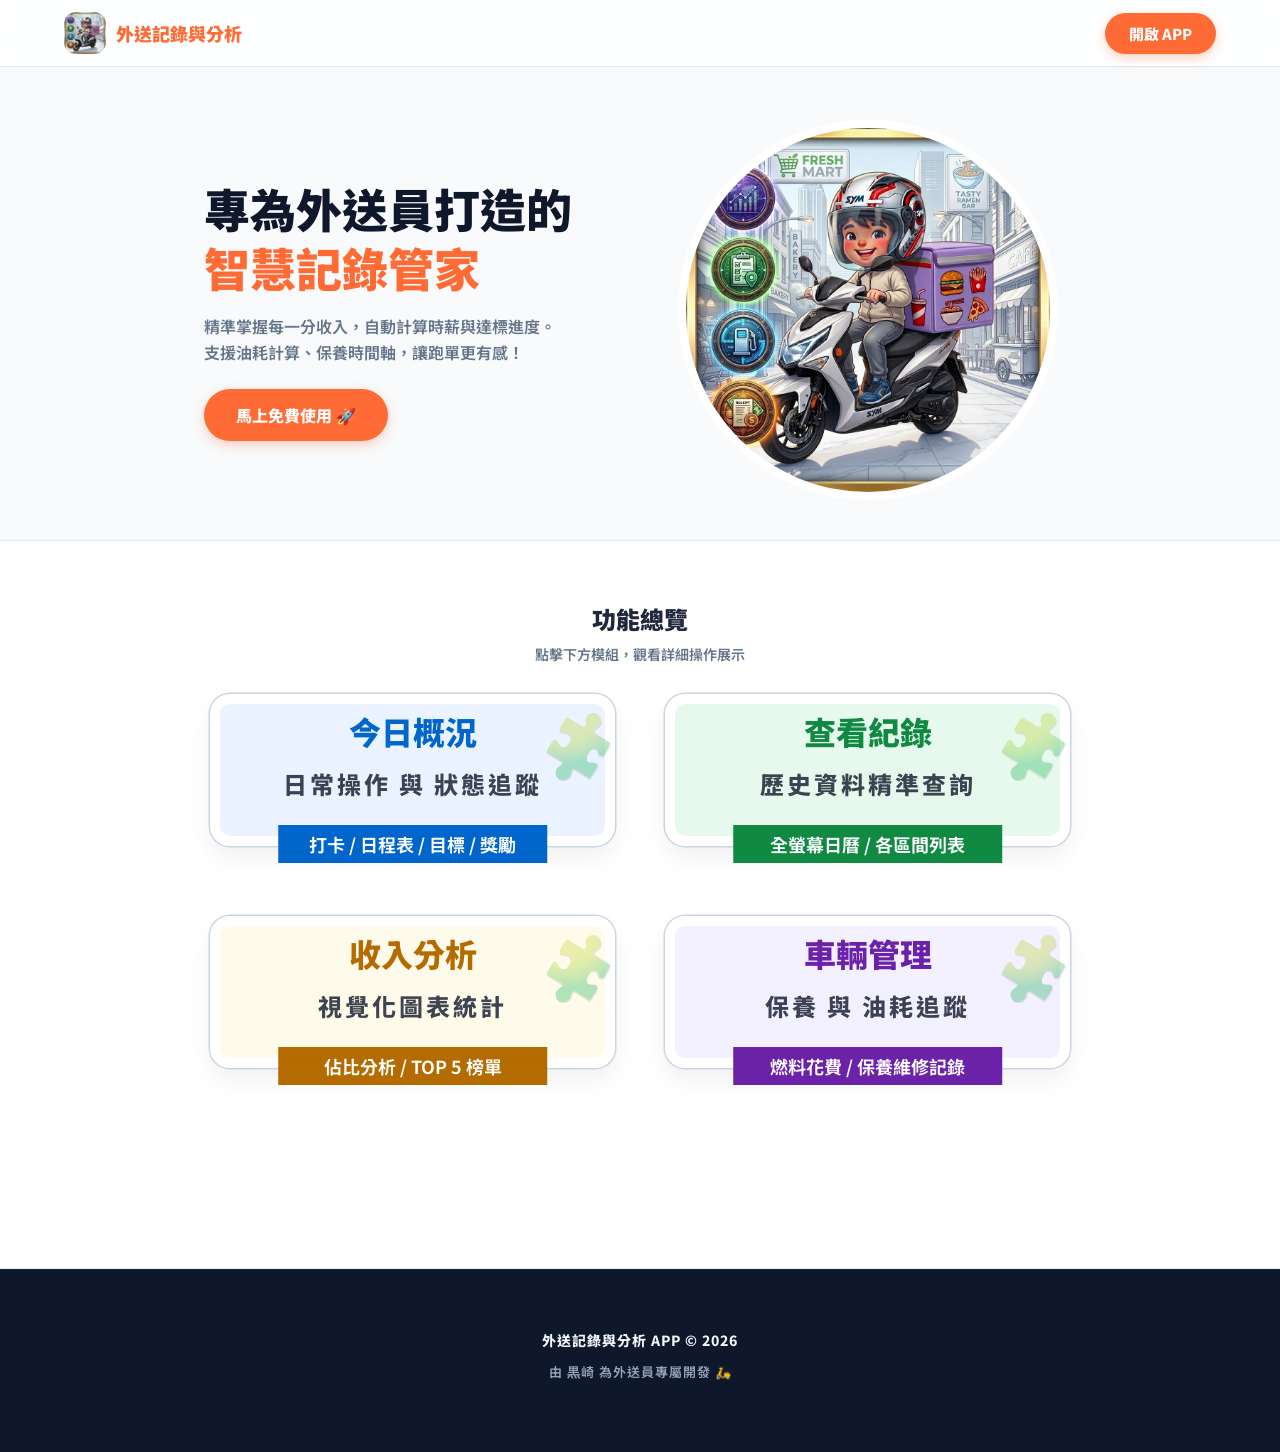
<file: intro.html>
<!DOCTYPE html>
<html lang="zh-TW">
<head>
  <meta charset="UTF-8">
  <meta name="viewport" content="width=device-width, initial-scale=1.0, maximum-scale=1.0, user-scalable=no">
  <title>外送記錄與分析 APP - 功能導覽</title>
  <link rel="icon" href="icon-192.png">
  <link href="https://fonts.googleapis.com/css2?family=Noto+Sans+TC:wght@400;700;900&display=swap" rel="stylesheet">
  
  <style>
    :root {
      --bg: #f8fafc;
      --text-main: #0f172a;
      --text-muted: #64748b;
      --primary: #FF6B35;
      
      /* 對應積木圖片的四種主題色 */
      --c-blue-bg: #eaf3ff; --c-blue-border: #b8dbff; --c-blue-text: #0066cc;
      --c-green-bg: #e6f9ec; --c-green-border: #a3e6bc; --c-green-text: #108a43;
      --c-yellow-bg: #fffbeb; --c-yellow-border: #fde08b; --c-yellow-text: #b46b00;
      --c-purple-bg: #f3f0ff; --c-purple-border: #dcb8ff; --c-purple-text: #6b21a8;
    }

    * { box-sizing: border-box; margin: 0; padding: 0; -webkit-tap-highlight-color: transparent; }
    body { font-family: 'Noto Sans TC', sans-serif; background-color: var(--bg); color: var(--text-main); overflow-x: hidden; }

    /* --- 頂部導覽 --- */
    header { background: rgba(255,255,255,0.85); backdrop-filter: blur(12px); -webkit-backdrop-filter: blur(12px); padding: 12px 5%; display: flex; justify-content: space-between; align-items: center; border-bottom: 1px solid #e2e8f0; position: fixed; top: 0; width: 100%; z-index: 100; box-shadow: 0 2px 10px rgba(0,0,0,0.02); }
    .logo { font-size: 18px; font-weight: 900; color: var(--primary); display: flex; align-items: center; gap: 10px; }
    .logo img { width: 42px; height: 42px; border-radius: 12px; }
    .btn-open { background: var(--primary); color: #fff; text-decoration: none; padding: 10px 24px; border-radius: 99px; font-weight: 800; font-size: 15px; transition: 0.2s; box-shadow: 0 4px 12px rgba(255, 107, 53, 0.3); }
    .btn-open:active { transform: scale(0.95); }

    /* --- 首頁 Hero 區塊 (包含跳動大圓圖) --- */
    .hero {
      display: flex;
      align-items: center;
      justify-content: center;
      padding: 120px 5% 40px;
      max-width: 1000px;
      margin: 0 auto;
      gap: 40px;
      flex-wrap: wrap;
    }
    
    .hero-text { flex: 1; min-width: 300px; text-align: left; }
    .hero-text h1 { font-size: clamp(32px, 5vw, 46px); font-weight: 900; line-height: 1.3; margin-bottom: 16px; color: var(--text-main); }
    .hero-text p { font-size: 16px; color: var(--text-muted); margin-bottom: 24px; font-weight: 600; line-height: 1.6; }
    
    .hero-image {
      flex: 1;
      display: flex;
      justify-content: center;
      min-width: 300px;
    }
    .hero-image img {
      width: 100%;
      max-width: 380px;
      border-radius: 50%;
      animation: float 4s ease-in-out infinite;
      border: 8px solid #ffffff;
    }

    @keyframes float {
      0%, 100% { transform: translateY(0px); }
      50% { transform: translateY(-20px); }
    }

    /* --- 四大區塊積木按鈕 --- */
    .section-header { text-align: center; margin-bottom: 30px; padding: 0 20px; }
    .section-header h2 { font-size: 24px; font-weight: 900; color: #1e293b; margin-bottom: 8px; }
    .section-header p { font-size: 14px; color: #64748b; font-weight: 600; }

    /* --- 功能總覽專屬外層區塊 --- */
    .overview-section {
      background-color: #ffffff; /* 👈 您可以在這裡更改總覽區塊的背景色 (目前為純白) */
      padding: 60px 0 200px 0; /* 增加上下內距，讓區塊更有獨立的空間感 */
      border-top: 1px solid #e2e8f0; 
      border-bottom: 1px solid #e2e8f0; 
      width: 100%;
    }

    /* 👇 終極強制 2x2 網格排版 */
    .grid-blocks { 
      display: grid; 
      grid-template-columns: repeat(2, minmax(0, 1fr));
      gap: 70px 50px; /* 👈 修改這裡，把原本的 20px 改成 40px 20px (上下40，左右20) */
      max-width: 900px; 
      margin: 0 auto; 
      padding: 0 20px; 
      width: 100%;
    }
    
    /* 確保卡片本身允許內部內容縮小 */
    .block-card { 
      min-width: 0; 
      border-radius: 20px; 
      /* 👇 8px 的超厚白框 */
      border: 10px solid #ffffff; 
      /* 👇 關鍵魔法：利用 box-shadow 畫出外層的極細灰線，讓白框在白底上完美現形！ */
      box-shadow: 0 0 0 1.5px #cbd5e1, 0 12px 24px rgba(0,0,0,0.06); 
      padding: 4px 16px 20px 16px; 
      cursor: pointer; 
      transition: all 0.25s cubic-bezier(0.4, 0, 0.2, 1); 
      display: flex; 
      flex-direction: column; 
      align-items: center;
      justify-content: center; 
      position: relative; max-height: 200px;
    }
    .block-card:active { transform: scale(0.96); }
    .block-card.active { box-shadow: 0 0 0 2px #94a3b8, 0 12px 30px rgba(0, 0, 0, 0.15); transform: translateY(-5px); }
    /* 點綴小積木圖示 */
    .block-card::before { content: '🧩'; position: absolute; right: -10px; bottom: 50px; font-size: 60px; opacity: 0.3; transform: rotate(-15deg); pointer-events: none; }
    
    .b-title { font-size: 32px; font-weight: 850; margin-bottom: 12px; text-align: center; position: relative; z-index: 1; width: 100%; }
    .b-desc { font-size: 24px; font-weight: 800; text-align: center; opacity: 0.8; margin-bottom: 15px; position: relative; z-index: 1; width: 100%; letter-spacing: 3px; }
    /* 標籤樣式：無圓角、深底白字、懸浮在底部白框上 */
    .b-tag { 
      padding: 6px 0; 
      text-align: center; 
      border-radius: 0; /* 取消圓角 */
      font-size: 18px; 
      font-weight: 650; 
      width: 70%; 
      position: absolute; 
      bottom: -8px; /* 👈 剛好對齊 8px 的厚白框 */
      left: 50%;
      transform: translate(-50%, 50%); 
      z-index: 10; 
      color: #ffffff !important; 
    }

    /* 積木顏色配置 */
    .c-blue { background: var(--c-blue-bg); border-color: #ffffff; }
    .c-blue .b-title { color: var(--c-blue-text); }
    .c-blue .b-tag { background-color: var(--c-blue-text); /* 👈 使用深色作為背景 */ }

    .c-green { background: var(--c-green-bg); border-color: #ffffff; }
    .c-green .b-title { color: var(--c-green-text); }
    .c-green .b-tag { background-color: var(--c-green-text); }

    .c-yellow { background: var(--c-yellow-bg); border-color: #ffffff; }
    .c-yellow .b-title { color: var(--c-yellow-text); }
    .c-yellow .b-tag { background-color: var(--c-yellow-text); }

    .c-purple { background: var(--c-purple-bg); border-color: #ffffff; }
    .c-purple .b-title { color: var(--c-purple-text); }
    .c-purple .b-tag { background-color: var(--c-purple-text); }

    .display-container { 
      max-width: 590px; 
      margin: 0 auto; 
      /* 👇 轉換為 Flex 彈性排版，並配合外層高度 */
      display: flex;
      flex-direction: column;
    }
    
    .da-header { margin-bottom: 0; }
    .da-main-title { font-size: 24px; font-weight: 900; margin-bottom: 12px; display: flex; align-items: center; justify-content: center; gap: 8px; }
    .da-sub-title { font-size: 15px; color: #334155; font-weight: 800; background: #f1f5f9; display: inline-block; padding: 6px 20px; border-radius: 99px; border: 1.5px solid #e2e8f0; }

    /* 動態展示區標題容器 */
    .da-header-wrapper {
      position: relative; /* 讓按鈕可以相對於這個區塊定位 */
      margin-bottom: 8px;
    }
    
    
    


    /* --- 動畫過場 --- */
    .anim-wrap { transition: all 0.4s cubic-bezier(0.4, 0, 0.2, 1); }
    .slide-out-left { transform: translateX(-40px); opacity: 0; }
    .slide-in-right { transform: translateX(40px); opacity: 0; }
    .show-normal { transform: translateX(0); opacity: 1; }

    /* 左右/點擊提示 (放置於滑動條上方) */
    .swipe-hint { 
      font-size: 14px; color: #94a3b8; font-weight: 700; 
      background: #ffffff; padding: 8px 10px; border-radius: 99px; 
      max-width: max-content; margin: 0 auto; 
      display: flex; align-items: center; justify-content: center;
      position: relative; z-index: 10;
      box-shadow: 0 4px 12px rgba(0,0,0,0.06); border: 1.5px solid #e2e8f0;
    }
    .hint-mobile { display: none; }
    .hint-desktop { display: inline; color: #3b82f6; letter-spacing: 1px; }
    
    /* 針對電腦版：將提示文字往上拉，蓋在原生滑動條的上方 */
    @media (min-width: 769px) {
      .swipe-hint {
        margin-top: -50px; /* 向上拉進卡片底部的空白區 */
        margin-bottom: 30px;
      }
    }

    /* 頁尾 */
    footer{padding:60px 20px 40px 20px;text-align:center;/* 深邃藍黑背景 */
      background:#0f172a;/* 乾淨明亮的文字顏色 */
      color:#94a3b8;font-size:13px;font-weight:600;letter-spacing:1px;/* 頂部加入一條微光線條 */
      border-top:1px solid #1e293b;}
    footer div:first-child{color:#f1f5f9;/* 標題稍微亮一點 */
      font-weight:800;font-size:14px;margin-bottom:12px !important;}


    /* RWD */
    @media (max-width: 768px) {
      .hero { flex-direction: column-reverse; text-align: center; padding-top: 100px; gap: 20px; }
      .hero-text { text-align: center; }
      .hero-image img { max-width: 280px; }
      
      /* 手機版提示文字切換與間距微調 */
      .hint-desktop { display: none; }
      .hint-mobile { display: inline; color: #d946ef; letter-spacing: 0.5px; }
      .swipe-hint { margin-top: -39px; margin-bottom: 26px; }

      /* 👇 在手機上，強迫使用 2x2，並大幅縮小字體與內距，避免破版 */
      .grid-blocks { 
        grid-template-columns: repeat(2, minmax(0, 1fr)) !important; 
        gap: 60px 10px; 
        padding: 30px 12px 60px 12px; 
      }
      /* 手機版的邊框稍微變細 5px，同樣加上輪廓線 */
      .block-card { 
        padding: 2px 8px 16px 8px; 
        border: 8px solid #ffffff; 
        box-shadow: 0 0 0 1px #cbd5e1, 0 8px 16px rgba(0,0,0,0.05); 
      }
      .b-title { font-size: 22px; margin-bottom: 6px; white-space: nowrap; overflow: hidden; text-overflow: ellipsis; }
      .b-desc { font-size: 16px; margin-bottom: 15px; white-space: nowrap; overflow: hidden; text-overflow: ellipsis; letter-spacing: 1.5px; }
      /* 手機版懸浮標籤調整 */
      .b-tag { font-size: 13px; padding: 6px 0; width: 85%; border-radius: 0; bottom: -5px; }

      /* 手機版：標題兩側增加留白，避免文字蓋住右側按鈕 */
      .da-main-title { padding: 0 80px; font-size: 20px; }
      /* 手機版：返回按鈕調整位置與大小 */

    }

    /* --- 區塊 A：動態展示區 (橫向滑動版) --- */
    #display-area { 
      display: none; 
      padding: 60px 0; /* 移除左右 padding，讓軌道可以頂到螢幕邊緣 */
      background: var(--bg); 
      margin-top: 20px; 
    }

    /* 頂部標題與返回按鈕 */
    
    

    /* 👇 橫向滑動軌道核心設定 */
    .scroll-track {
      display: flex;
      overflow-x: auto; /* 開啟原生橫向捲軸 */
      gap: 24px;
      padding: 10px 5% 40px 5%; /* 底部留 40px 給滑動條空間 */
      scroll-snap-type: x mandatory; /* 讓滑動時有吸附卡片的效果 */
      scroll-behavior: smooth;
      -webkit-overflow-scrolling: touch;
    }
    /* 👇 自訂底部滑動條 (Scrollbar) 樣式 - 電腦版維持原設計 */
    .scroll-track::-webkit-scrollbar { height: 12px; }
    .scroll-track::-webkit-scrollbar-track { background: #e2e8f0; border-radius: 100px; margin: 0 5%; }
    .scroll-track::-webkit-scrollbar-thumb { background: #94a3b8; border-radius: 100px; border: 3px solid #e2e8f0; }
    .scroll-track::-webkit-scrollbar-thumb:hover { background: #64748b; }

    /* 電腦版隱藏實體滑動條 */
    .mobile-custom-scrollbar { display: none; }

    /* 👇 手機版專屬：徹底隱藏系統原生條，改用我們自己刻的實體滑塊 */
    @media (max-width: 768px) {
      /* 強制隱藏手機系統原生滑動條 */
      .scroll-track::-webkit-scrollbar { display: none; }
      .scroll-track { -ms-overflow-style: none; scrollbar-width: none; }

      /* 顯示我們自製的實體軌道 */
      .mobile-custom-scrollbar {
        display: block;
        height: 10px;
        background: #e2e8f0;
        border-radius: 10px;
        margin: -24px 5% 16px 5%; /* 放在卡片與提示文字中間 */
        box-shadow: inset 0 2px 4px rgba(0,0,0,0.1);
        position: relative;
        overflow: hidden;
      }
      /* 實體滑塊本體：亮紫紅漸層 */
      .mobile-custom-thumb {
        position: absolute;
        top: 0; left: 0; bottom: 0;
        background: linear-gradient(90deg, #d946ef 0%, #8b5cf6 100%);
        border-radius: 10px;
        transition: left 0.1s linear; /* 讓跟隨效果稍微平滑 */
      }
    }


    /* 單張卡片容器 */
    .scroll-card {
      flex: 0 0 97%; /* 手機上一張卡片佔 85% 寬度，暗示右邊還有 */
      max-width: 390px; /* 電腦版最大寬度 */
      scroll-snap-align: center; /* 滑動停止時置中對齊 */
      display: flex;
      flex-direction: column;
    }

    /* 若只有一張圖隱藏提示 */
    .device-frame.hide-hint::after { display: none; }

    

    

    /* 改回不裁切、不扭曲的自然圖片容器，並保留 3D 透視效果 */
    .img-container { 
      border-radius: 20px; overflow: hidden; background: transparent; 
      display: flex; align-items: center; justify-content: center; 
      perspective: 1500px; 
      position: relative;
    }
    .img-container img { 
      width: auto; height: auto; /* 維持圖片原始長寬比，不變形 */
      display: block; 
      backface-visibility: hidden; 
      position: relative; 
      max-height: 500px;
    }


    /* 👇 書本翻頁動畫：向左掀開 (Next) */
    @keyframes turnPageLeftOut {
      0%   { transform: rotateY(0deg) skewY(0deg); filter: brightness(1); }
      100% { transform: rotateY(-90deg) skewY(-3deg); filter: brightness(0.2); }
    }

    /* 👇 書本翻頁動畫：向右掀開 (Prev) */
    @keyframes turnPageRightOut {
      0%   { transform: rotateY(0deg) skewY(0deg); filter: brightness(1); }
      100% { transform: rotateY(90deg) skewY(3deg); filter: brightness(0.2); }
    }

    /* 👇 到底了！「撞牆彈跳閃爍」提示特效 (向左扯) */
    .bounce-end-left {
      animation: bounceEndLeft 0.4s cubic-bezier(0.25, 0.8, 0.25, 1);
      transform-origin: left center;
    }
    @keyframes bounceEndLeft {
      0%   { transform: rotateY(0deg); filter: brightness(1); }
      25%  { transform: rotateY(-18deg); filter: brightness(1.2); } 
      50%  { transform: rotateY(6deg); filter: brightness(1.1); }   
      75%  { transform: rotateY(-6deg); filter: brightness(1.05); }
      100% { transform: rotateY(0deg); filter: brightness(1); }
    }

    /* 👇 到底了！「撞牆彈跳閃爍」提示特效 (向右扯) */
    .bounce-end-right {
      animation: bounceEndRight 0.4s cubic-bezier(0.25, 0.8, 0.25, 1);
      transform-origin: right center;
    }
    @keyframes bounceEndRight {
      0%   { transform: rotateY(0deg); filter: brightness(1); }
      25%  { transform: rotateY(18deg); filter: brightness(1.2); } 
      50%  { transform: rotateY(-6deg); filter: brightness(1.1); }   
      75%  { transform: rotateY(6deg); filter: brightness(1.05); }
      100% { transform: rotateY(0deg); filter: brightness(1); }
    }




    /* =========================================
       新版交替風格 (單數：P / 雙數：Q) - 寬標題外框
       ========================================= */
       
    .card-title-wrapper {
      width: 100%; /* 需求2: 比下方圖片框寬 */
      margin: 0 auto 0 auto; /* 下方間距設為0，緊貼下方框 */
      border-radius: 20px 20px 0 0; /* 只保留上方圓角 */
      overflow: hidden;
      display: flex; 
      flex-direction: column;
      position: relative;
      z-index: 2; /* 確保蓋在下方框的上面 */
    }

    /* 方案 P - 淡藍背景，藍字 */
    .card-title-wrapper.style-p {
      background: #ffffff; 
      border: 4px solid #bfdbfe; 
      border-bottom: 4px solid var(--theme-color); /* 底部接合線 */
    }
    .card-title-wrapper.style-p .card-title {
      font-size: 18px; font-weight: 900; letter-spacing: 2px; padding: 8px 12px; 
      background: #eff6ff; color: var(--theme-color); 
      text-align: center;
    }

    /* 方案 Q - 工業撞色拼接風 */
    .card-title-wrapper.style-q {
      background: var(--theme-color); 
      border: 4px solid #1e293b; 
      border-bottom: 4px solid #1e293b; /* 底部接合線 */
    }
    .card-title-wrapper.style-q .card-title {
      font-size: 18px; font-weight: 900; letter-spacing: 2px; padding: 8px 12px; 
      background: var(--theme-color); color: #ffffff;
      text-align: center;
    }

    /* =========================================
       新版下方圖片外框 (較窄，與上方間隙為 0)
       ========================================= */
       
    .device-frame { 
      background: #ffffff; 
      width: 95%; /* 需求2: 比上方標題框窄 */
      margin: 0 auto; /* 置中對齊 */
      /* 頂部 padding 留給附標題，取消圓角以平貼上方 */
      padding: 0 14px 14px 14px; 
      border-radius: 0 0 36px 36px; 
      box-shadow: 0 24px 48px rgba(0,0,0,0.08), inset 0 0 0 4px #09b794; 
      border: 8px solid #ffffff; 
      border-top-width: 0; /* 需求2: 確保上下間隔完全為 0 */
      cursor: pointer;
      position: relative; 
      transition: all 0.3s;
      z-index: 1;
    }
    .device-frame:active { transform: scale(0.98); }

    /* 方案 4：優雅緞帶風 */
    .device-frame .card-subtitle {
      font-size: 16px; font-weight: 800; color: #0f172a;
      padding: 8px 4px; 
      /* 負 margin 讓它左右貼齊外框 */
      margin: 4px -14px 2px -14px;
      text-align: left; display: flex; align-items: flex-start; line-height: 1.5; letter-spacing: 1px;
      background: #1e293b; color: #ffffff;
      border-top: 4px solid #cbd5e1;
      border-bottom: 4px solid #cbd5e1;
      box-shadow: 0 4px 6px rgba(0,0,0,0.02);
    }
    /* 👇 新增這段：保護數字標籤 (numPart) 絕對不變形、不換行 */
    .device-frame .card-subtitle span:first-child {
      flex-shrink: 0;         /* 絕對不允許被壓縮 */
      white-space: nowrap;    /* 強制文字不換行 */
      margin-top: 2px;        /* 微調與右側文字的垂直對齊 */
    }

    /* 圖片與右側提示的橫向排列容器 */
    .device-body {
      display: flex;
      flex-direction: row;
      align-items: center;
      /* 需求3: 靠右對齊。當空間不足時，會自動向左邊擠壓(縮小左側空間) */
      justify-content: flex-end; 
      width: 100%;
      position: relative;
    }

    /* 改回不裁切、不扭曲的自然圖片容器 */
    .img-container { 
      border-radius: 20px; overflow: hidden; background: transparent; 
      display: flex; align-items: center; justify-content: center; 
      perspective: 1500px; 
      position: relative;
      flex: 0 1 auto; /* 允許被擠壓，但會盡量維持大小 */
      margin-right: 42px; /* 與右側標籤的間距 */
    }
    .img-container img { 
      width: auto; height: auto; /* 維持圖片原始長寬比，不變形 */
      display: block; 
      backface-visibility: hidden; 
      position: relative; 
      max-height: 450px; /* 避免圖片過長 */
    }

    /* 需求3: 卡片右上角的動態提示標籤，改為右側直寫 */
    .vertical-hint {
      flex: 0 0 auto; /* 鎖死寬度，保證標籤不會被縮小變形 */
      writing-mode: vertical-rl; /* 直寫由上而下 */
      text-orientation: upright; /* 文字保持正立 (中文與符號) */
      background: linear-gradient(135deg, #f97316 0%, #ea580c 100%); 
      color: #fff; font-size: 18px; font-weight: 700; letter-spacing: 2px;
      padding: 16px 8px; border-radius: 12px; 
      pointer-events: none; transition: 0.3s; z-index: 10;
      text-align: center;
      top: 16px; right: -10px; position: absolute;

      /* 改為左右輕微浮動動畫 */
      animation: floatHintVertical 1s ease-in-out infinite;
    }
    @keyframes floatHintVertical {
      0%, 100% { transform: translateX(0); }
      50% { transform: translateX(-8px); }
    }

    /* --- 左右切換懸浮按鈕調整 --- */
    .nav-arrow {
      position: absolute;
      top: 50%;
      transform: translateY(-50%);
      width: 48px; height: 48px;
      background: rgba(255, 255, 255, 0.95); color: #334155;
      border-radius: 50%; display: flex; align-items: center; justify-content: center;
      font-size: 22px; font-weight: 900; box-shadow: 0 4px 12px rgba(0,0,0,0.15);
      cursor: pointer; z-index: 20; transition: all 0.2s;
      border: 3px solid #bcc1c7;
    }
    .nav-arrow:active { transform: translateY(-50%) scale(0.85); background: #f1f5f9; }
    /* 因為放入了 flex 容器，微調按鈕超出外框的距離 */
    .nav-arrow.prev { left: -16px; }
    .nav-arrow.next { right: -24px; }
    
    .vertical-disclaimer {
      flex: 0 0 auto;
      writing-mode: vertical-rl;
      text-orientation: upright;
      background: #fef2f2;
      color: #dc2626;
      font-size: 13px; 
      font-weight: 900; 
      letter-spacing: 2px;
      padding: 9px 4px; 
      border-radius: 8px; 
      border: 1.5px solid #fca5a5;
      pointer-events: none; 
      z-index: 10;
      text-align: center;
      top: 6px; 
      left: -10px;
      position: absolute;
      margin-left: 2px;
      display: flex;
      align-items: center;
      gap: 2px; /* 可微調間距 */
    }
    /* 新增：讓 AI 保持橫向 */
    .ai-horizontal {
      writing-mode: horizontal-tb;     /* 強制水平 */
      text-orientation: mixed;
      transform: rotate(0deg);       /* 因為整體是 vertical-rl，需要旋轉讓它正確顯示 */
      display: inline-block;
      font-size: 13px;                 /* 可依需要調整大小 */
      letter-spacing: 0.5px;               /* AI 通常不需要加大間距 */
    }



    /* 👇 軌道最右側的「巨大回總覽按鈕」卡片 */
    .end-card {
      display: flex; align-items: center; justify-content: center;
      flex: 0 0 85%; max-width: 360px; scroll-snap-align: center;
    }
    .btn-giant-back {
      background: #ffffff; border: 4px dashed #cbd5e1; color: #475569; width: 100%; height: 80%; min-height: 400px; border-radius: 36px; display: flex; flex-direction: column; align-items: center; justify-content: center; font-size: 24px; font-weight: 900; gap: 16px; cursor: pointer; transition: 0.3s;
    }
    .btn-giant-back:hover { background: #f1f5f9; border-color: #94a3b8; color: #0f172a; transform: scale(0.96); border-style: solid; }

    /* 👇 2. 圖片外框左右的懸浮切換按鈕 */
    .nav-arrow {
      position: absolute;
      top: 50%;
      transform: translateY(-50%);
      width: 52px;
      height: 52px;
      background: rgba(255, 255, 255, 0.95);
      color: #334155;
      border-radius: 50%;
      display: flex;
      align-items: center;
      justify-content: center;
      font-size: 26px;
      font-weight: 900;
      box-shadow: 0 4px 12px rgba(0,0,0,0.15);
      cursor: pointer;
      z-index: 20;
      transition: all 0.2s cubic-bezier(0.4, 0, 0.2, 1);
      border: 3px solid #bcc1c7;
    }
    .nav-arrow:active { transform: translateY(-50%) scale(0.85); background: #f1f5f9; }
    /* 讓按鈕凸出一半在框外，看起來更有立體感 */
    .nav-arrow.prev { left: -20px; }
    .nav-arrow.next { right: -20px; }


    


    .da-top-bar {
      display: inline-flex; align-items: center; gap: 12px;
      background: #ffffff; padding: 2px 6px 2px 20px;
      border-radius: 99px; box-shadow: 0 4px 20px rgba(0,0,0,0.06);
      margin: 0 auto -5px 15px; /* 置中 */
      border: 1px solid #e2e8f0;
    }
    .da-category-title {
      font-size: 18px; font-weight: 900; color: #0f172a; 
      display: flex; align-items: center; gap: 8px;
    }
    /* 中間的分隔線 */
    .da-category-title::after {
      content: ''; display: inline-block; width: 4px; height: 33px; background: #e2e8f0; margin-left: 12px;
    }
    .btn-back-overview {
      background: #5fffea; color: #000000; padding: 6px 14px; border-radius: 8px 20px 8px 20px; font-size: 16px; font-weight: 700; border: none; cursor: pointer; transition: 2.0s; box-shadow: 0 4px 0 #0f172a; transform: translateY(4px); margin: 0 8px 12px 0;
    }
    .btn-back-overview:hover { background: #3665ff; color: #ffffff; }
    .btn-back-overview:active { box-shadow: 0 0 0 #0f172a; transform: translateY(18px); transition: 0.1s; }
  </style>
</head>
<body>

  <!-- 導覽列 -->
  <header>
    <div class="logo">
      <!-- 替換成您的 Icon 路徑 -->
      <img src="icon-192.png" alt="Logo" onerror="this.src='data:image/svg+xml;utf8,<svg xmlns=\'http://www.w3.org/2000/svg\' width=\'36\' height=\'36\'><rect width=\'36\' height=\'36\' fill=\'%23e2e8f0\'/></svg>'">
      外送記錄與分析
    </div>
    <a href="index.html" class="btn-open">開啟 APP</a>
  </header>

  <!-- 首頁主視覺 (跳動大圓圖) -->
  <section class="hero">
    <div class="hero-text">
      <h1>專為外送員打造的<br><span style="color: var(--primary);">智慧記錄管家</span></h1>
      <p>精準掌握每一分收入，自動計算時薪與達標進度。<br>支援油耗計算、保養時間軸，讓跑單更有感！</p>
      <a href="index.html" class="btn-open" style="display:inline-block; font-size: 16px; padding: 14px 32px;">馬上免費使用 🚀</a>
    </div>
    <div class="hero-image">
      <!-- 替換成您的吉祥物圖片 -->
      <img src="icon-512.png" alt="外送員" onerror="this.src='data:image/svg+xml;utf8,<svg xmlns=\'http://www.w3.org/2000/svg\' viewBox=\'0 0 100 100\'><circle cx=\'50\' cy=\'50\' r=\'50\' fill=\'%23cbd5e1\'/></svg>'">
    </div>
  </section>

  <section class="overview-section">
    <div class="section-header">
      <h2>功能總覽</h2>
      <p>點擊下方模組，觀看詳細操作展示</p>
    </div>

    <!-- 四大模組按鈕 (積木風格) -->
    <div class="grid-blocks">
      <div class="block-card c-blue" onclick="loadMainCategory('home')">
        <div>
          <div class="b-title">今日概況</div>
          <div class="b-desc">日常操作 與 狀態追蹤</div>
        </div>
        <div class="b-tag">打卡 / 日程表 / 目標 / 獎勵</div>
      </div>
      
      <div class="block-card c-green" onclick="loadMainCategory('history')">
        <div>
          <div class="b-title">查看紀錄</div>
          <div class="b-desc">歷史資料精準查詢</div>
        </div>
        <div class="b-tag">全螢幕日曆 / 各區間列表</div>
      </div>

      <div class="block-card c-yellow" onclick="loadMainCategory('analysis')">
        <div>
          <div class="b-title">收入分析</div>
          <div class="b-desc">視覺化圖表統計</div>
        </div>
        <div class="b-tag">佔比分析 / TOP 5 榜單</div>
      </div>

      <div class="block-card c-purple" onclick="loadMainCategory('vehicle')">
        <div>
          <div class="b-title">車輛管理</div>
          <div class="b-desc">保養 與 油耗追蹤</div>
        </div>
        <div class="b-tag">燃料花費 / 保養維修記錄</div>
      </div>
    </div>
  </section>

  <!-- 區塊 A：動態展示區 (橫向滑動版) -->
  <div id="display-area">
    
    <!-- 頂部控制列 (固定在左上角與右上角) -->
    <div class="da-top-bar">
      <div class="da-category-title" id="da-category-title">功能展示</div>
      <button onclick="backToBlocks()" class="btn-back-overview">
        <span style="font-size: 16px; font-weight: 900;">↑</span> 功能總覽
      </button>
    </div>

    <!-- 橫向滑動軌道 (所有圖片會並排在這裡) -->
    <div class="scroll-track" id="scroll-track">
      <!-- 這裡的卡片會由 JavaScript 動態生成塞入 -->
    </div>

    <!-- 👇 提示文字 (移到滑動條上方，並加入電腦/手機專屬文字) -->
    <div class="swipe-hint">
      <span class="hint-desktop">⟵ 點擊上方『圖片 或 按鈕』 ⟶</span>
      <span class="hint-mobile">⟵ 點擊上方『圖片 或 按鈕』；或左右滑動（快速瀏覽） ⟶</span>
    </div>

    <!-- 手機版專屬的實體滑動進度條 -->
    <div class="mobile-custom-scrollbar">
      <div class="mobile-custom-thumb" id="mobile-thumb"></div>
    </div>

  </div>

  <footer>
    <div style="margin-bottom: 8px;">外送記錄與分析 APP © 2026</div>
    <div style="margin-bottom: 30px;">由 黒崎 為外送員專屬開發 🛵</div>
  </footer>

  <script>
    // --- 定義展示資料結構 ---
    const appData = {
      'home': { name: '今日概況', color: 'var(--c-blue-text)', sections: [ { title: '1.打卡系統', steps: [ { desc: '1-1. 同時多開平台，計算「總工時」。', img: 'intro/int1.png' }, { desc: '1-2. 打卡後，顯示「綠色轉圈」執行中。', img: 'intro/int2.png' }, { desc: '1-3. 打卡後，馬上加入打卡記錄。', img: 'intro/int3.png' }, { desc: '1-4. 上線時間持續累積，即使關閉APP也不中斷。', img: 'intro/int4.png' }, { desc: '1-5. 下線打卡後，結算上線工時。', img: 'intro/int5.png' } ] }, { title: '2.平台日程表', steps: [ { desc: '結算與發薪提醒<br>（今天的外框，會顯示跑馬燈繞圈）', img: 'intro/int6-1.png' } ] }, { title: '3.目標進度', steps: [ { desc: '目標進度追蹤', img: 'intro/int7.png' } ] }, { title: '4.獎勵進度', steps: [ { desc: '4-1. 目前達標進度。', img: 'intro/int8.png' }, { desc: '4-2. 最高階獎勵完成。', img: 'intro/int9.png' }, { desc: '4-3. 「即將到來」獎勵預覽。', img: 'intro/int10.png' } ] } ] },
      'history': { name: '查看紀錄', color: 'var(--c-green-text)', sections: [ { title: '1.【 日 區間】，記錄列表', steps: [ { desc: '1-1. 「（當日總結、各平台）卡片」。', img: 'intro/int12.png' }, { desc: '1-2. 卡片展開資訊。', img: 'intro/int13.png' }, { desc: '1-3. 全螢幕日曆，當日總金額及顏色區別。', img: 'intro/int19.png' }, { desc: '1-4. 搜尋記錄功能。', img: 'intro/int20.png' } ] }, { title: '2.【 週 區間】記錄列表', steps: [{ desc: ' ', img: 'intro/int14.png' } ] }, { title: '3.【 雙週 區間】記錄列表', steps: [{ desc: ' ', img: 'intro/int15.png' } ] }, { title: '4.【 半月 區間】記錄列表', steps: [{ desc: ' ', img: 'intro/int16.png' } ] }, { title: '5.【 月 區間頁】記錄列表', steps: [{ desc: ' ', img: 'intro/int17.png' } ] }, { title: '6.【 年 區間頁】記錄列表', steps: [{ desc: ' ', img: 'intro/int18.png' } ] } ] },
      'analysis': { name: '收入分析', color: 'var(--c-yellow-text)', sections: [ { title: '各種分析圖表', steps: [{ desc: '收入結構與佔比圓餅圖', img: 'intro/ana1.png' }, { desc: '歷史趨勢柱狀圖', img: 'intro/ana2.png' }] }, { title: 'TOP 5 排行榜', steps: [{ desc: '單月最佳收入排行', img: 'intro/ana3.png' }] } ] },
      'vehicle': { name: '車輛管理', color: 'var(--c-purple-text)', sections: [ { title: '車輛燃料記錄', steps: [{ desc: '油耗計算與油資統計', img: 'intro/veh1.png' }] }, { title: '保養花費記錄', steps: [{ desc: '保養時間軸與里程追蹤', img: 'intro/veh2.png' }] } ] }
    };

    const displayArea = document.getElementById('display-area');
    const scrollTrack = document.getElementById('scroll-track');
    const categoryTitleEl = document.getElementById('da-category-title');
    
    // 👇 新增這個自動雙色標籤產生器
    function getDualColorDesc(desc, color) {
      // 自動偵測開頭是否有「數字-數字.」或「數字.」的格式
      const match = desc.match(/^([\d\-]+\.)\s*(.*)$/);
      
      if (match) {
        // 如果有抓到數字，就切成雙色膠囊
        const numPart = match[1];  // 例如 "1-1."
        const textPart = match[2]; // 例如 "打卡前"
        return `<span style="background:${color}; color:#fff; padding:2px 6px; border-radius:6px; font-family:monospace; margin-right:6px; font-weight:900;">${numPart}</span><span>${textPart}</span>`;
      }
      
      // 如果沒有數字 (例如「結算與發薪提醒」)，就維持原本的樣式
      return `<span style="margin-right:6px;">🔖 </span><span>${desc}</span>`;
    }

    // 記錄每個大分類(Card)內部目前的步驟索引
    let cardStepState = {}; 
    let currentMainTab = '';

    // 點擊四大積木，生成整排內容
    window.loadMainCategory = function(tabId) {
      document.querySelectorAll('.block-card').forEach(el => el.classList.remove('active'));
      event.currentTarget.classList.add('active');

      currentMainTab = tabId;
      cardStepState = {}; // 切換模組時，重置所有卡片的進度
      const data = appData[tabId];
      
      categoryTitleEl.innerHTML = `<span style="color: ${data.color}">●</span> ${data.name}`;
      
      let htmlContent = '';

      data.sections.forEach((sec, sIdx) => {
        const stepsJson = encodeURIComponent(JSON.stringify(sec.steps));

        // 判斷初始提示文字 (配合放在右側直寫，箭頭改為向左👈)
        const isLastCard = (sIdx === data.sections.length - 1);
        let hintText = sec.steps.length > 1 ? '👈 點擊換圖' : (isLastCard ? '👈 點擊完成' : '👈 下個功能');
        let hintColor = sec.steps.length > 1 ? 'linear-gradient(135deg, #f97316 0%, #ea580c 100%)' : '#3b82f6';

        // 動態判斷：如果圖片大於 1 張，就生成左右切換按鈕
        let navArrows = '';
        if (sec.steps.length > 1) {
          navArrows = `
            <div class="nav-arrow prev" id="btn-prev-${sIdx}" onclick="changeCardStep(event, ${sIdx}, -1, '${stepsJson}')" style="display:none;">◀</div>
            <div class="nav-arrow next" id="btn-next-${sIdx}" onclick="changeCardStep(event, ${sIdx}, 1, '${stepsJson}')">▶</div>
          `;
        }

        // 判斷套用哪一種風格：單數套用 P，雙數套用 Q
        const styleClass = (sIdx % 2 === 1) ? 'style-q' : 'style-p';

        // 全新 HTML 結構組合
        htmlContent += `
          <div class="scroll-card" id="card-${sIdx}" style="--theme-color: ${data.color};">
            
            <!-- 上方標題框 (較寬，無下邊界) -->
            <div class="card-title-wrapper ${styleClass}">
              <div class="card-title">${sec.title}</div>
            </div>
            
            <!-- 下方圖片外框 (較窄，與上方緊貼) -->
            <div class="device-frame" onclick="changeCardStep(event, ${sIdx}, 1, '${stepsJson}')">
              
              <!-- 需求1：副標題移至下方框內、圖片之上 -->
              <div class="card-subtitle" id="sub-${sIdx}">
                ${getDualColorDesc(sec.steps[0].desc, data.color)}
              </div>
              
              <!-- 需求3：圖片與右側標籤的 Flex 並排容器 -->
              <div class="device-body">
                ${navArrows}
                <!-- 👇 新增：左側紅色聲明標籤 -->
                <div class="vertical-disclaimer"> 所有外送數據由<span class="ai-horizontal">AI</span>生成</div>
                
                <div class="img-container">
                  <img id="img-${sIdx}" src="${sec.steps[0].img}" onerror="this.src='data:image/svg+xml;utf8,<svg xmlns=\\\'http://www.w3.org/2000/svg\\\' width=\\\'100%\\\' height=\\\'500\\\'><rect width=\\\'100%\\\' height=\\\'100%\\\' fill=\\\'%23f8fafc\\\'/><text x=\\\'50%\\\' y=\\\'50%\\\' dominant-baseline=\\\'middle\\\' text-anchor=\\\'middle\\\' fill=\\\'%2394a3b8\\\'>圖片</text></svg>'">
                </div>
                <!-- 改為垂直樣式 class="vertical-hint" -->
                <div class="vertical-hint" id="hint-${sIdx}" style="background: ${hintColor}">${hintText}</div>
              </div>

            </div>
          </div>
        `;
      });

      // 軌道最後加入「巨大回總覽按鈕卡片」
      htmlContent += `
        <div class="end-card" id="card-end">
          <button class="btn-giant-back" onclick="backToBlocks()">
            <span style="font-size: 40px;">✅</span>
            <span>觀看完畢<br><small style="font-size: 16px; color: #94a3b8;">點此返回功能總覽</small></span>
          </button>
        </div>
      `;

      scrollTrack.innerHTML = htmlContent;
      displayArea.style.display = 'block';
      scrollTrack.scrollLeft = 0;

      setTimeout(updateMobileScrollbar, 50);
      setTimeout(() => {
        const targetY = displayArea.getBoundingClientRect().top + window.scrollY;
        const offset = 30; 
        window.scrollTo({ top: targetY - offset, behavior: 'smooth' });
      }, 100);
    };

    // 👇 新增：計算並更新手機版自製滑動條的位置
    function updateMobileScrollbar() {
      const track = document.getElementById('scroll-track');
      const thumb = document.getElementById('mobile-thumb');
      if (!track || !thumb || window.innerWidth > 768) return;
      
      // 計算滑塊應該有多長 (依據畫面可見範圍的比例)
      const scrollRatio = track.clientWidth / track.scrollWidth;
      const thumbWidthPercent = Math.max(scrollRatio * 100, 15); // 最少維持 15% 寬度
      thumb.style.width = thumbWidthPercent + '%';
      
      // 計算目前滑塊應該位移多少
      const maxScrollLeft = track.scrollWidth - track.clientWidth;
      if (maxScrollLeft > 0) {
        const scrollProgress = track.scrollLeft / maxScrollLeft;
        // 100% 減去自己寬度，就是它可以移動的最大左側百分比
        const maxThumbMove = 100 - thumbWidthPercent;
        thumb.style.left = (scrollProgress * maxThumbMove) + '%';
      } else {
        thumb.style.left = '0%';
      }
    }

    // 綁定原生軌道的捲動事件，讓自製滑塊同步移動
    scrollTrack.addEventListener('scroll', updateMobileScrollbar);
    // 螢幕大小改變時也重新計算
    window.addEventListener('resize', updateMobileScrollbar);

    // 全域變數：防連點鎖，避免動畫錯亂
    let isFlipping = false;

    // 核心邏輯：實時分身 (Clone) 雙向書本翻頁 & 左右撞牆提示
    window.changeCardStep = function(event, sIdx, direction, stepsJsonEncoded) {
      if (event) event.stopPropagation();
      if (isFlipping) return; 

      if (cardStepState[sIdx] === undefined) cardStepState[sIdx] = 0;
      
      const steps = JSON.parse(decodeURIComponent(stepsJsonEncoded));
      let currStep = cardStepState[sIdx];
      const imgEl = document.getElementById(`img-${sIdx}`);
      const imgContainer = imgEl.parentElement;

      // 👇 【情境 1】：已經在最後一張，向左拉扯 (Next)
      if (direction === 1 && currStep === steps.length - 1) {
        isFlipping = true;
        imgEl.classList.add('bounce-end-left');
        setTimeout(() => {
          imgEl.classList.remove('bounce-end-left');
          isFlipping = false;
          
          // 動畫結束後，平滑滾動到下一個區塊
          const currentCard = document.getElementById(`card-${sIdx}`);
          const nextCard = currentCard.nextElementSibling;
          if (nextCard) {
            const scrollTarget = nextCard.offsetLeft - scrollTrack.offsetLeft - 10;
            scrollTrack.scrollTo({ left: scrollTarget, behavior: 'smooth' });
          }
        }, 400);
        return; 
      }

      // 👇 【情境 2】：已經在第一張，向右拉扯 (Prev)
      if (direction === -1 && currStep === 0) {
        isFlipping = true;
        imgEl.classList.add('bounce-end-right');
        setTimeout(() => {
          imgEl.classList.remove('bounce-end-right');
          isFlipping = false;
        }, 400);
        return;
      }

      // 👇 【正常翻頁流程】：更新步驟
      currStep += direction;
      cardStepState[sIdx] = currStep;
      isFlipping = true; 

      // ── 實時分身 (Clone) 雙向對稱技術核心 ──
      // 1. 製造一個當前畫面的「替身」
      const clone = imgEl.cloneNode(true);
      clone.classList.remove('bounce-end-left', 'bounce-end-right'); 
      clone.style.position = 'absolute';
      clone.style.top = '0';
      clone.style.left = '0';
      clone.style.width = '100%';
      clone.style.height = '100%';
      
      // 替身 (舊畫面) 永遠蓋在最上面
      clone.style.zIndex = '10';
      imgEl.style.zIndex = '1';
      imgContainer.appendChild(clone);

      // 本尊 (新畫面) 瞬間換圖，乖乖躺在底層等著被看見
      imgEl.src = steps[currStep].img;

      if (direction === 1) {
        // ⏩ 動作：往下一頁翻 (Next)
        clone.style.transformOrigin = 'left center'; // 軸心在左邊
        // 👈 將動畫時間加長為 0.6s，曲線調整得更平滑
        clone.style.animation = 'turnPageLeftOut 0.6s forwards cubic-bezier(0.25, 0.1, 0.25, 1)';
      } else {
        // ⏪ 動作：往上一頁翻 (Prev)
        clone.style.transformOrigin = 'right center'; // 軸心在右邊
        // 👈 將動畫時間加長為 0.6s，曲線調整得更平滑
        clone.style.animation = 'turnPageRightOut 0.6s forwards cubic-bezier(0.25, 0.1, 0.25, 1)';
      }

      // ── UI 介面立即同步更新 ──
      document.getElementById(`sub-${sIdx}`).innerHTML = getDualColorDesc(steps[currStep].desc, appData[currentMainTab].color);
      
      const hint = document.getElementById(`hint-${sIdx}`);
      if (hint) {
        if (currStep === steps.length - 1) {
          const isLastCard = (sIdx === appData[currentMainTab].sections.length - 1);
          hint.innerText = isLastCard ? '👈 點擊完成' : '👈 下個功能';
          hint.style.background = '#3b82f6'; 
        } else {
          hint.innerText = '👈 點擊換圖';
          hint.style.background = 'linear-gradient(135deg, #f97316 0%, #ea580c 100%)'; 
        }
      }
      
      const btnPrev = document.getElementById(`btn-prev-${sIdx}`);
      if (btnPrev) btnPrev.style.display = currStep > 0 ? 'flex' : 'none';

      // ── 動畫結束後的清潔工作 ──
      setTimeout(() => {
        clone.remove(); // 刪除替身
        isFlipping = false; // 解鎖，允許下次點擊
      }, 600); // 👈 配合 CSS 將清理時間延後至 600ms
    };

    // 返回總覽按鈕 (平滑滾動回上方)
    window.backToBlocks = function() {
      const overviewEl = document.querySelector('.overview-section'); 
      if (overviewEl) {
        overviewEl.scrollIntoView({ behavior: 'smooth', block: 'end' });
      }
    };
  </script>
</body>
</html>
</file>
